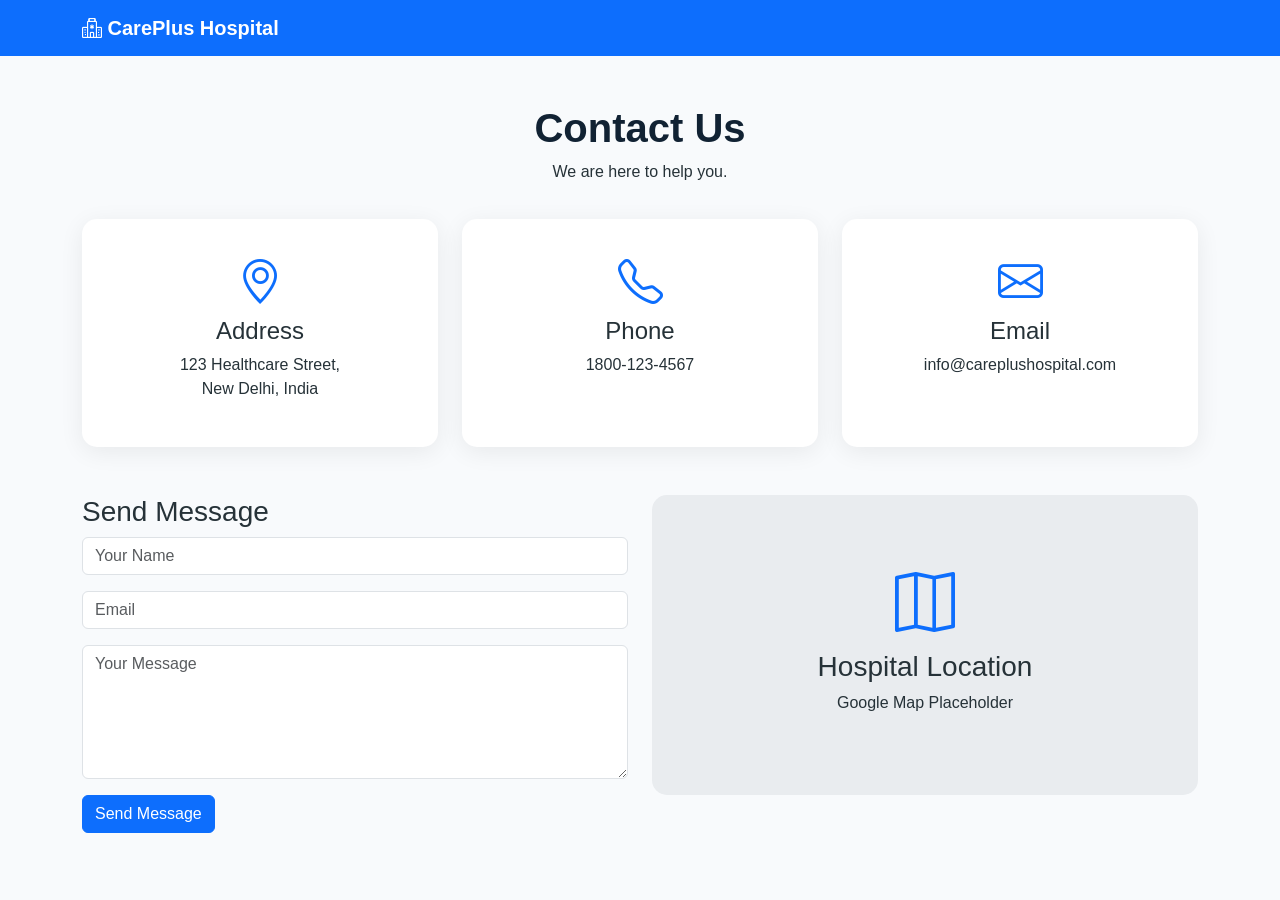
<file: contact.html>
<!doctype html>
<html lang="en">
  <head>
    <meta charset="UTF-8" />
    <meta name="viewport" content="width=device-width, initial-scale=1.0" />

    <title>Contact - CarePlus Hospital</title>

    <link
      href="https://cdn.jsdelivr.net/npm/bootstrap@5.3.3/dist/css/bootstrap.min.css"
      rel="stylesheet"
    />
    <link
      href="https://cdn.jsdelivr.net/npm/bootstrap-icons@1.11.3/font/bootstrap-icons.css"
      rel="stylesheet"
    />
    <link rel="stylesheet" href="css/style.css" />
  </head>

  <body>
    <nav class="navbar navbar-dark bg-primary">
      <div class="container">
        <a class="navbar-brand fw-bold" href="index.html">
          <i class="bi bi-hospital"></i> CarePlus Hospital
        </a>
      </div>
    </nav>

    <div class="container py-5">
      <div class="page-header text-center">
        <h1>Contact Us</h1>
        <p>We are here to help you.</p>
      </div>

      <div class="row g-4">
        <div class="col-md-4">
          <div class="contact-card">
            <i class="bi bi-geo-alt"></i>

            <h4>Address</h4>

            <p>
              123 Healthcare Street,<br />
              New Delhi, India
            </p>
          </div>
        </div>

        <div class="col-md-4">
          <div class="contact-card">
            <i class="bi bi-telephone"></i>

            <h4>Phone</h4>

            <p>1800-123-4567</p>
          </div>
        </div>

        <div class="col-md-4">
          <div class="contact-card">
            <i class="bi bi-envelope"></i>

            <h4>Email</h4>

            <p>info@careplushospital.com</p>
          </div>
        </div>
      </div>

      <div class="row mt-5">
        <div class="col-md-6">
          <h3>Send Message</h3>

          <form id="contactForm">
            <input
              type="text"
              class="form-control mb-3"
              placeholder="Your Name"
              required
            />

            <input
              type="email"
              class="form-control mb-3"
              placeholder="Email"
              required
            />

            <textarea
              class="form-control mb-3"
              rows="5"
              placeholder="Your Message"
              required
            ></textarea>

            <button class="btn btn-primary">Send Message</button>
          </form>
        </div>

        <div class="col-md-6">
          <div class="map-box">
            <i class="bi bi-map"></i>

            <h3>Hospital Location</h3>

            <p>Google Map Placeholder</p>
          </div>
        </div>
      </div>
    </div>
  </body>
</html>
</file>
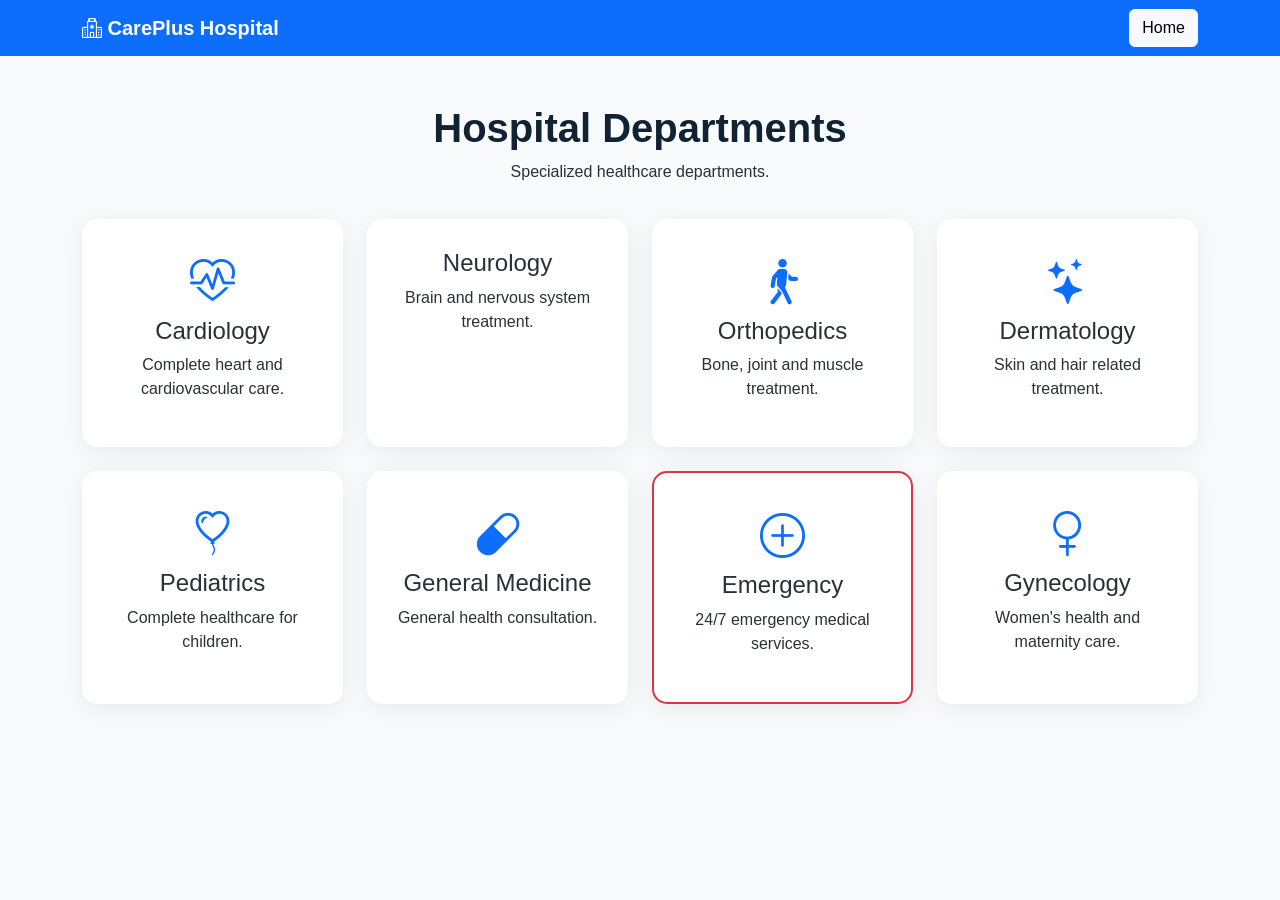
<file: departments.html>
<!doctype html>
<html lang="en">
  <head>
    <meta charset="UTF-8" />
    <meta name="viewport" content="width=device-width, initial-scale=1.0" />

    <title>Departments - CarePlus Hospital</title>

    <link
      href="https://cdn.jsdelivr.net/npm/bootstrap@5.3.3/dist/css/bootstrap.min.css"
      rel="stylesheet"
    />
    <link
      href="https://cdn.jsdelivr.net/npm/bootstrap-icons@1.11.3/font/bootstrap-icons.css"
      rel="stylesheet"
    />
    <link rel="stylesheet" href="css/style.css" />
  </head>

  <body>
    <nav class="navbar navbar-dark bg-primary">
      <div class="container">
        <a class="navbar-brand fw-bold" href="index.html">
          <i class="bi bi-hospital"></i> CarePlus Hospital
        </a>
        <a href="index.html" class="btn btn-light">Home</a>
      </div>
    </nav>

    <div class="container py-5">
      <div class="page-header text-center">
        <h1>Hospital Departments</h1>
        <p>Specialized healthcare departments.</p>
      </div>

      <div class="row g-4">
        <div class="col-md-3">
          <div class="department-card">
            <i class="bi bi-heart-pulse"></i>
            <h4>Cardiology</h4>
            <p>Complete heart and cardiovascular care.</p>
          </div>
        </div>

        <div class="col-md-3">
          <div class="department-card">
            <i class="bi bi-brain"></i>
            <h4>Neurology</h4>
            <p>Brain and nervous system treatment.</p>
          </div>
        </div>

        <div class="col-md-3">
          <div class="department-card">
            <i class="bi bi-person-walking"></i>
            <h4>Orthopedics</h4>
            <p>Bone, joint and muscle treatment.</p>
          </div>
        </div>

        <div class="col-md-3">
          <div class="department-card">
            <i class="bi bi-stars"></i>
            <h4>Dermatology</h4>
            <p>Skin and hair related treatment.</p>
          </div>
        </div>

        <div class="col-md-3">
          <div class="department-card">
            <i class="bi bi-balloon-heart"></i>
            <h4>Pediatrics</h4>
            <p>Complete healthcare for children.</p>
          </div>
        </div>

        <div class="col-md-3">
          <div class="department-card">
            <i class="bi bi-capsule"></i>
            <h4>General Medicine</h4>
            <p>General health consultation.</p>
          </div>
        </div>

        <div class="col-md-3">
          <div class="department-card emergency">
            <i class="bi bi-plus-circle"></i>
            <h4>Emergency</h4>
            <p>24/7 emergency medical services.</p>
          </div>
        </div>

        <div class="col-md-3">
          <div class="department-card">
            <i class="bi bi-gender-female"></i>
            <h4>Gynecology</h4>
            <p>Women's health and maternity care.</p>
          </div>
        </div>
      </div>
    </div>
  </body>
</html>
</file>
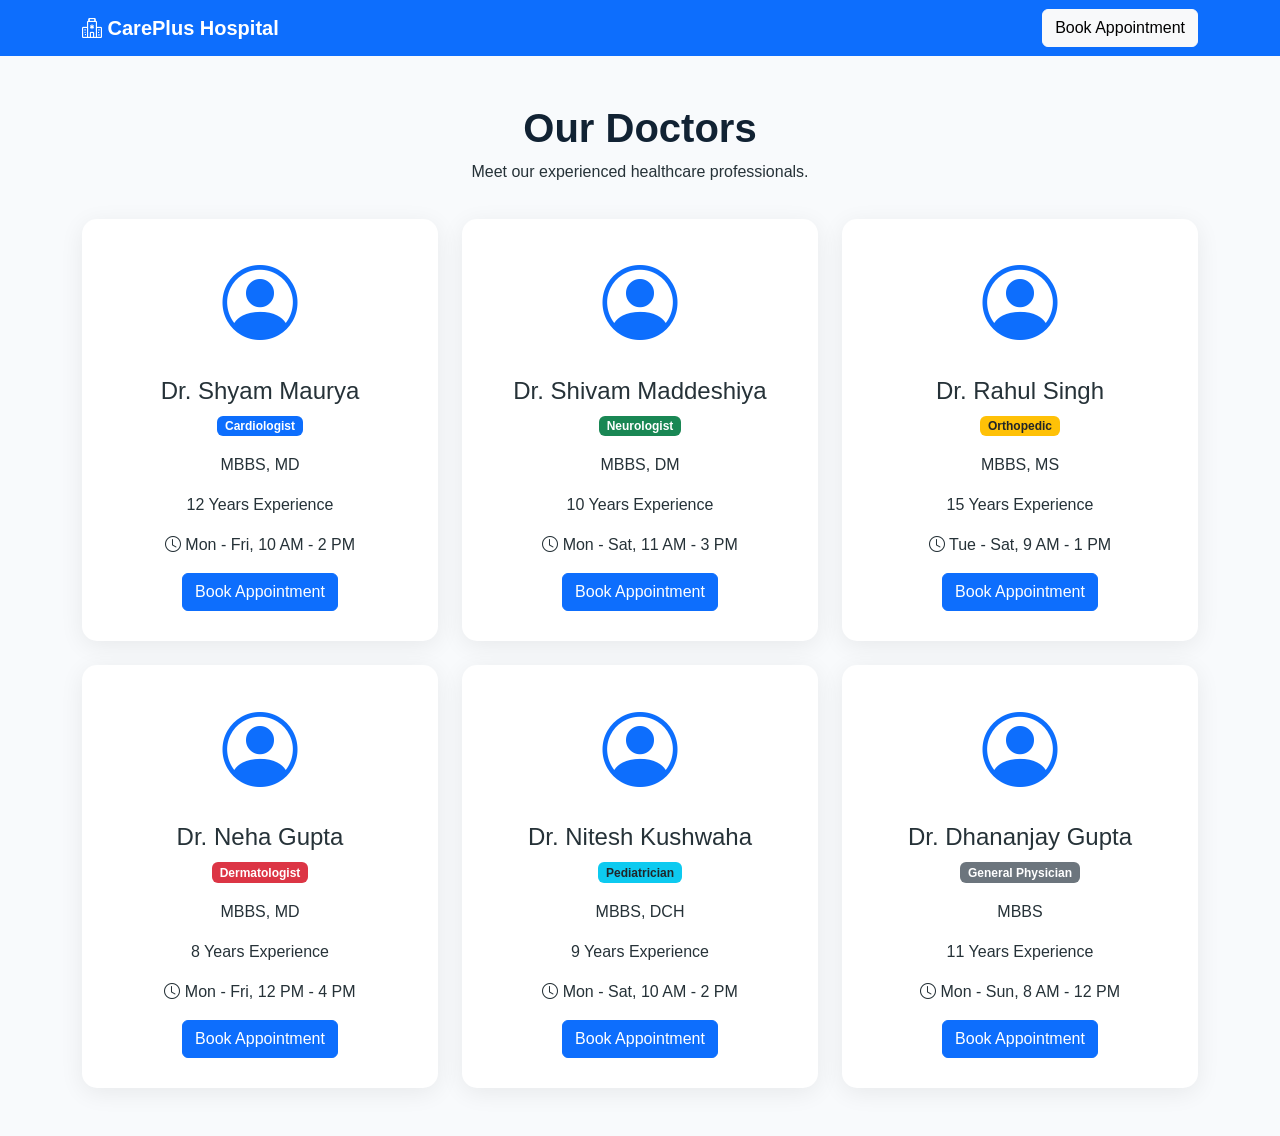
<file: doctors.html>
<!doctype html>
<html lang="en">
  <head>
    <meta charset="UTF-8" />
    <meta name="viewport" content="width=device-width, initial-scale=1.0" />

    <title>Doctors - CarePlus Hospital</title>

    <link
      href="https://cdn.jsdelivr.net/npm/bootstrap@5.3.3/dist/css/bootstrap.min.css"
      rel="stylesheet"
    />
    <link
      href="https://cdn.jsdelivr.net/npm/bootstrap-icons@1.11.3/font/bootstrap-icons.css"
      rel="stylesheet"
    />
    <link rel="stylesheet" href="css/style.css" />
  </head>

  <body>
    <nav class="navbar navbar-dark bg-primary">
      <div class="container">
        <a class="navbar-brand fw-bold" href="index.html">
          <i class="bi bi-hospital"></i> CarePlus Hospital
        </a>

        <a href="appointments.html" class="btn btn-light"> Book Appointment </a>
      </div>
    </nav>

    <div class="container py-5">
      <div class="page-header text-center">
        <h1>Our Doctors</h1>
        <p>Meet our experienced healthcare professionals.</p>
      </div>

      <div class="row g-4">
        <div class="col-md-4">
          <div class="doctor-card">
            <div class="doctor-icon">
              <i class="bi bi-person-circle"></i>
            </div>
            <h4>Dr. Shyam Maurya</h4>
            <span class="badge bg-primary">Cardiologist</span>
            <p class="mt-3">MBBS, MD</p>
            <p>12 Years Experience</p>
            <p><i class="bi bi-clock"></i> Mon - Fri, 10 AM - 2 PM</p>
            <a href="appointments.html" class="btn btn-primary"
              >Book Appointment</a
            >
          </div>
        </div>

        <div class="col-md-4">
          <div class="doctor-card">
            <div class="doctor-icon">
              <i class="bi bi-person-circle"></i>
            </div>
            <h4>Dr. Shivam Maddeshiya</h4>
            <span class="badge bg-success">Neurologist</span>
            <p class="mt-3">MBBS, DM</p>
            <p>10 Years Experience</p>
            <p><i class="bi bi-clock"></i> Mon - Sat, 11 AM - 3 PM</p>
            <a href="appointments.html" class="btn btn-primary"
              >Book Appointment</a
            >
          </div>
        </div>

        <div class="col-md-4">
          <div class="doctor-card">
            <div class="doctor-icon">
              <i class="bi bi-person-circle"></i>
            </div>
            <h4>Dr. Rahul Singh</h4>
            <span class="badge bg-warning text-dark">Orthopedic</span>
            <p class="mt-3">MBBS, MS</p>
            <p>15 Years Experience</p>
            <p><i class="bi bi-clock"></i> Tue - Sat, 9 AM - 1 PM</p>
            <a href="appointments.html" class="btn btn-primary"
              >Book Appointment</a
            >
          </div>
        </div>

        <div class="col-md-4">
          <div class="doctor-card">
            <div class="doctor-icon">
              <i class="bi bi-person-circle"></i>
            </div>
            <h4>Dr. Neha Gupta</h4>
            <span class="badge bg-danger">Dermatologist</span>
            <p class="mt-3">MBBS, MD</p>
            <p>8 Years Experience</p>
            <p><i class="bi bi-clock"></i> Mon - Fri, 12 PM - 4 PM</p>
            <a href="appointments.html" class="btn btn-primary"
              >Book Appointment</a
            >
          </div>
        </div>

        <div class="col-md-4">
          <div class="doctor-card">
            <div class="doctor-icon">
              <i class="bi bi-person-circle"></i>
            </div>
            <h4>Dr. Nitesh Kushwaha</h4>
            <span class="badge bg-info text-dark">Pediatrician</span>
            <p class="mt-3">MBBS, DCH</p>
            <p>9 Years Experience</p>
            <p><i class="bi bi-clock"></i> Mon - Sat, 10 AM - 2 PM</p>
            <a href="appointments.html" class="btn btn-primary"
              >Book Appointment</a
            >
          </div>
        </div>

        <div class="col-md-4">
          <div class="doctor-card">
            <div class="doctor-icon">
              <i class="bi bi-person-circle"></i>
            </div>
            <h4>Dr. Dhananjay Gupta</h4>
            <span class="badge bg-secondary">General Physician</span>
            <p class="mt-3">MBBS</p>
            <p>11 Years Experience</p>
            <p><i class="bi bi-clock"></i> Mon - Sun, 8 AM - 12 PM</p>
            <a href="appointments.html" class="btn btn-primary"
              >Book Appointment</a
            >
          </div>
        </div>
      </div>
    </div>
  </body>
</html>
</file>
<file: css/style.css>
* {
  margin: 0;
  padding: 0;
  box-sizing: border-box;
}

body {
  font-family: Arial, sans-serif;
  color: #263238;
  background: #f8fafc;
}

.min-vh-75 {
  min-height: 75vh;
}

/* Hero */

.hero {
  background: linear-gradient(
      rgba(255,255,255,0.88),
      rgba(255,255,255,0.88)
    ),
    linear-gradient(120deg, #dff6ff, #ffffff);

  min-height: 75vh;
  display: flex;
  align-items: center;
}

.hero h1 {
  font-size: 52px;
  font-weight: 800;
  color: #123;
}

.hero h1 span {
  color: #0d6efd;
}

.hero p {
  max-width: 650px;
  margin: 20px 0;
}

/* Cards */

.info-card,
.service-card,
.doctor-card,
.department-card,
.contact-card {
  background: white;
  padding: 30px;
  border-radius: 15px;
  text-align: center;
  height: 100%;
  box-shadow: 0 5px 25px rgba(0,0,0,0.07);
  transition: 0.3s;
}

.info-card:hover,
.service-card:hover,
.doctor-card:hover,
.department-card:hover,
.contact-card:hover {
  transform: translateY(-7px);
}

.info-card i,
.service-card i,
.department-card i,
.contact-card i {
  font-size: 45px;
  color: #0d6efd;
  margin-bottom: 15px;
}

.doctor-icon {
  font-size: 75px;
  color: #0d6efd;
  margin-bottom: 15px;
}

/* Section */

.section-title {
  text-align: center;
  margin-bottom: 40px;
}

.section-title h2 {
  font-weight: 700;
}

/* Emergency */

.emergency-box {
  background: #dc3545;
  color: white;
  padding: 35px;
  border-radius: 15px;
  text-align: center;
}

.emergency-box i {
  font-size: 40px;
}

/* Footer */

.footer {
  background: #102a43;
  color: white;
  padding: 35px 0;
}

/* Page Header */

.page-header {
  margin-bottom: 35px;
}

.page-header h1 {
  font-weight: 700;
  color: #123;
}

/* Search */

.search-box {
  max-width: 250px;
}

/* Department */

.department-card {
  min-height: 210px;
}

.department-card.emergency {
  border: 2px solid #dc3545;
}

/* Dashboard */

.dashboard-wrapper {
  display: flex;
  min-height: 100vh;
}

.sidebar {
  width: 250px;
  background: #102a43;
  color: white;
  padding: 25px 15px;
  min-height: 100vh;
}

.sidebar h3 {
  text-align: center;
  margin-bottom: 30px;
}

.sidebar a {
  display: block;
  color: white;
  text-decoration: none;
  padding: 13px 15px;
  border-radius: 8px;
  margin-bottom: 8px;
}

.sidebar a:hover {
  background: #0d6efd;
}

.sidebar i {
  margin-right: 10px;
}

.dashboard-content {
  flex: 1;
  padding: 40px;
  background: #f5f7fa;
}

.stat-card {
  background: white;
  padding: 25px;
  border-radius: 15px;
  box-shadow: 0 5px 20px rgba(0,0,0,0.06);
}

.stat-card i {
  font-size: 35px;
  color: #0d6efd;
}

.stat-card h2 {
  margin-top: 15px;
  font-weight: 700;
}

/* Billing */

.bill-total {
  background: #f1f8ff;
  padding: 25px;
  border-radius: 12px;
  text-align: center;
}

/* Auth */

.auth-body {
  min-height: 100vh;
  display: flex;
  justify-content: center;
  align-items: center;
  background: linear-gradient(135deg, #dff6ff, #ffffff);
}

.auth-card {
  background: white;
  width: 420px;
  max-width: 90%;
  padding: 35px;
  border-radius: 15px;
  box-shadow: 0 10px 35px rgba(0,0,0,0.12);
}

/* Contact */

.map-box {
  min-height: 300px;
  background: #e9ecef;
  border-radius: 15px;
  display: flex;
  flex-direction: column;
  justify-content: center;
  align-items: center;
}

.map-box i {
  font-size: 60px;
  color: #0d6efd;
}

/* Responsive */

@media (max-width: 768px) {

  .hero h1 {
    font-size: 38px;
  }

  .dashboard-wrapper {
    display: block;
  }

  .sidebar {
    width: 100%;
    min-height: auto;
  }

  .sidebar a {
    display: inline-block;
  }

  .dashboard-content {
    padding: 20px;
  }

}
</file>
